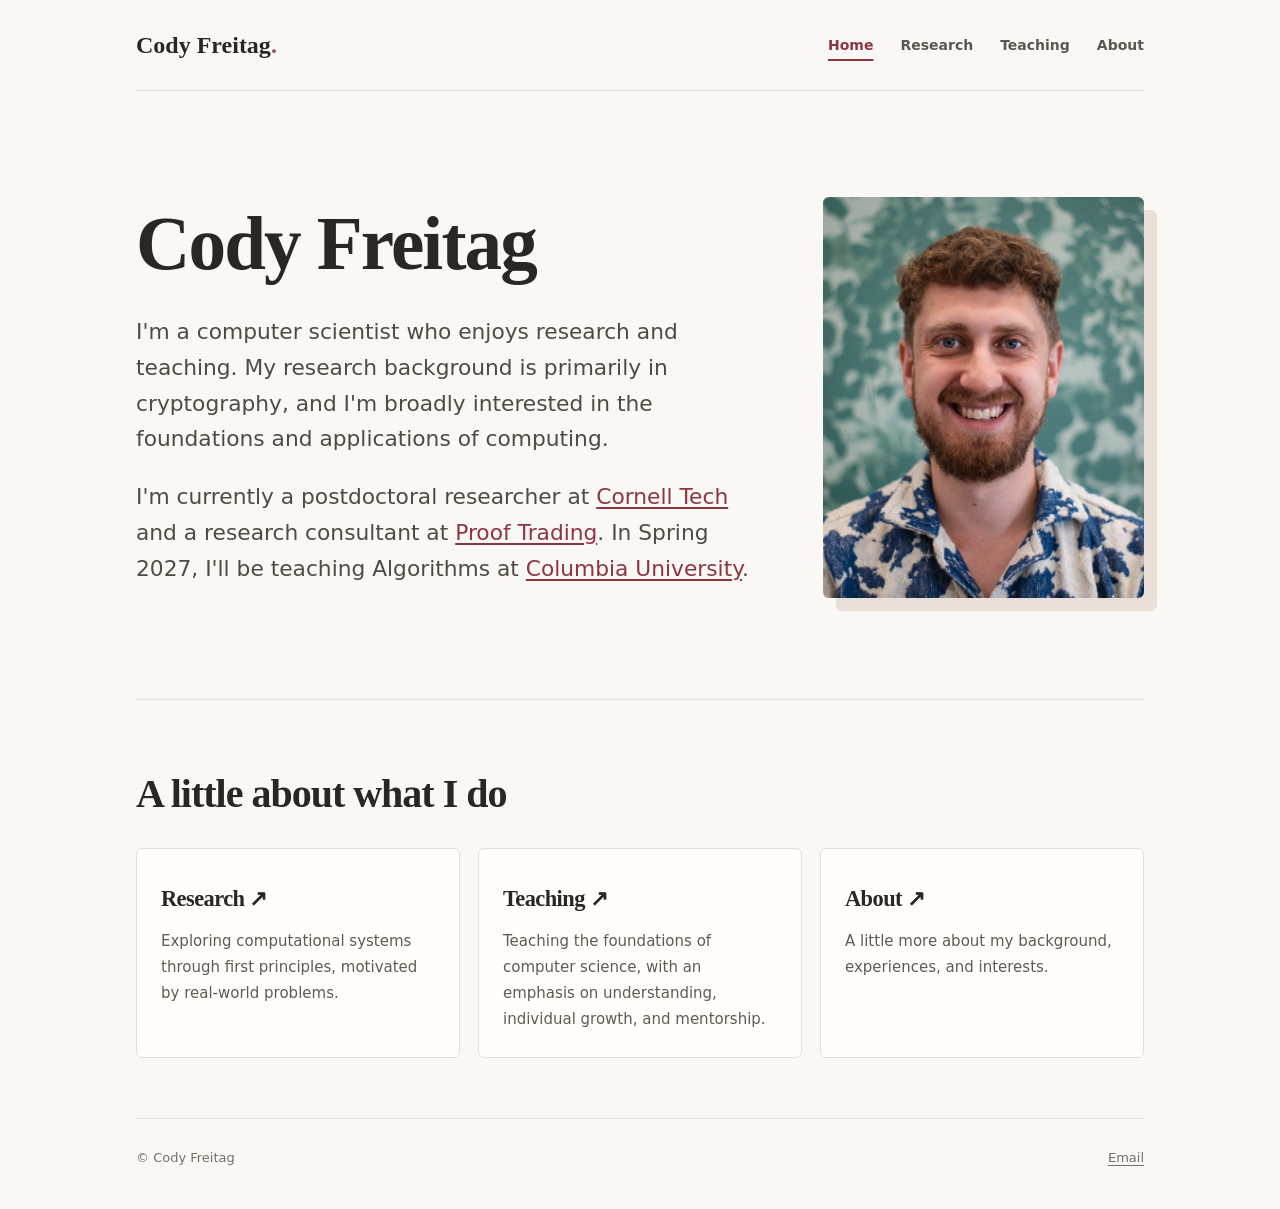
<file: index.html>
<!doctype html>
<html lang="en">
<head>
  <meta charset="utf-8">
  <meta name="viewport" content="width=device-width, initial-scale=1">
  <meta name="description" content="Cody Freitag — computer scientist, researcher, and educator.">
  <title>Home | Cody Freitag</title>
  <link rel="stylesheet" href="style.css">
</head>
<body>
  <div class="site">
    <header class="topbar">
      <a class="brand" href="index.html">Cody Freitag<span class="brand-dot">.</span></a>
      <nav aria-label="Main navigation">
        <a href="index.html" aria-current="page">Home</a>
        <a href="research.html">Research</a>
        <a href="teaching.html">Teaching</a>
        <a href="about.html">About</a>
      </nav>
    </header>

    <main id="main">
      <section class="hero" aria-labelledby="intro-heading">
        <div class="hero-copy">
          <h1 id="intro-heading">Cody Freitag</h1>
          <p class="lead">I'm a computer scientist who enjoys research and teaching. My research background is primarily in cryptography, and I'm broadly interested in the foundations and applications of computing.</p>
          <p class="lead">I'm currently a postdoctoral researcher at <a href="https://tech.cornell.edu/">Cornell Tech</a> and a research consultant at <a href="https://www.prooftrading.com/">Proof Trading</a>. In Spring 2027, I'll be teaching Algorithms at <a href="https://www.cs.columbia.edu/">Columbia University</a>.</p>
        </div>
        <img class="portrait" src="headshot.jpg" alt="Portrait of Cody Freitag" width="280" height="330">
      </section>

      <section class="section" aria-labelledby="overview-heading">
        <div class="section-heading">
          <h2 id="overview-heading">A little about what I do</h2>
        </div>
        <div class="feature-grid">
          <a class="feature" href="research.html">
            <h3>Research <span aria-hidden="true">↗</span></h3>
            <p>Exploring computational systems through first principles, motivated by real-world problems.</p>
          </a>
          <a class="feature" href="teaching.html">
            <h3>Teaching <span aria-hidden="true">↗</span></h3>
            <p>Teaching the foundations of computer science, with an emphasis on understanding, individual growth, and mentorship.</p>
          </a>
          <a class="feature" href="about.html">
            <h3>About <span aria-hidden="true">↗</span></h3>
            <p>A little more about my background, experiences, and interests.</p>
          </a>
        </div>
      </section>
    </main>

    <footer>
      <span>© Cody Freitag</span>
      <span><a href="mailto:codyrfreitag@gmail.com">Email</a></span>
    </footer>
  </div>
</body>
</html>
</file>
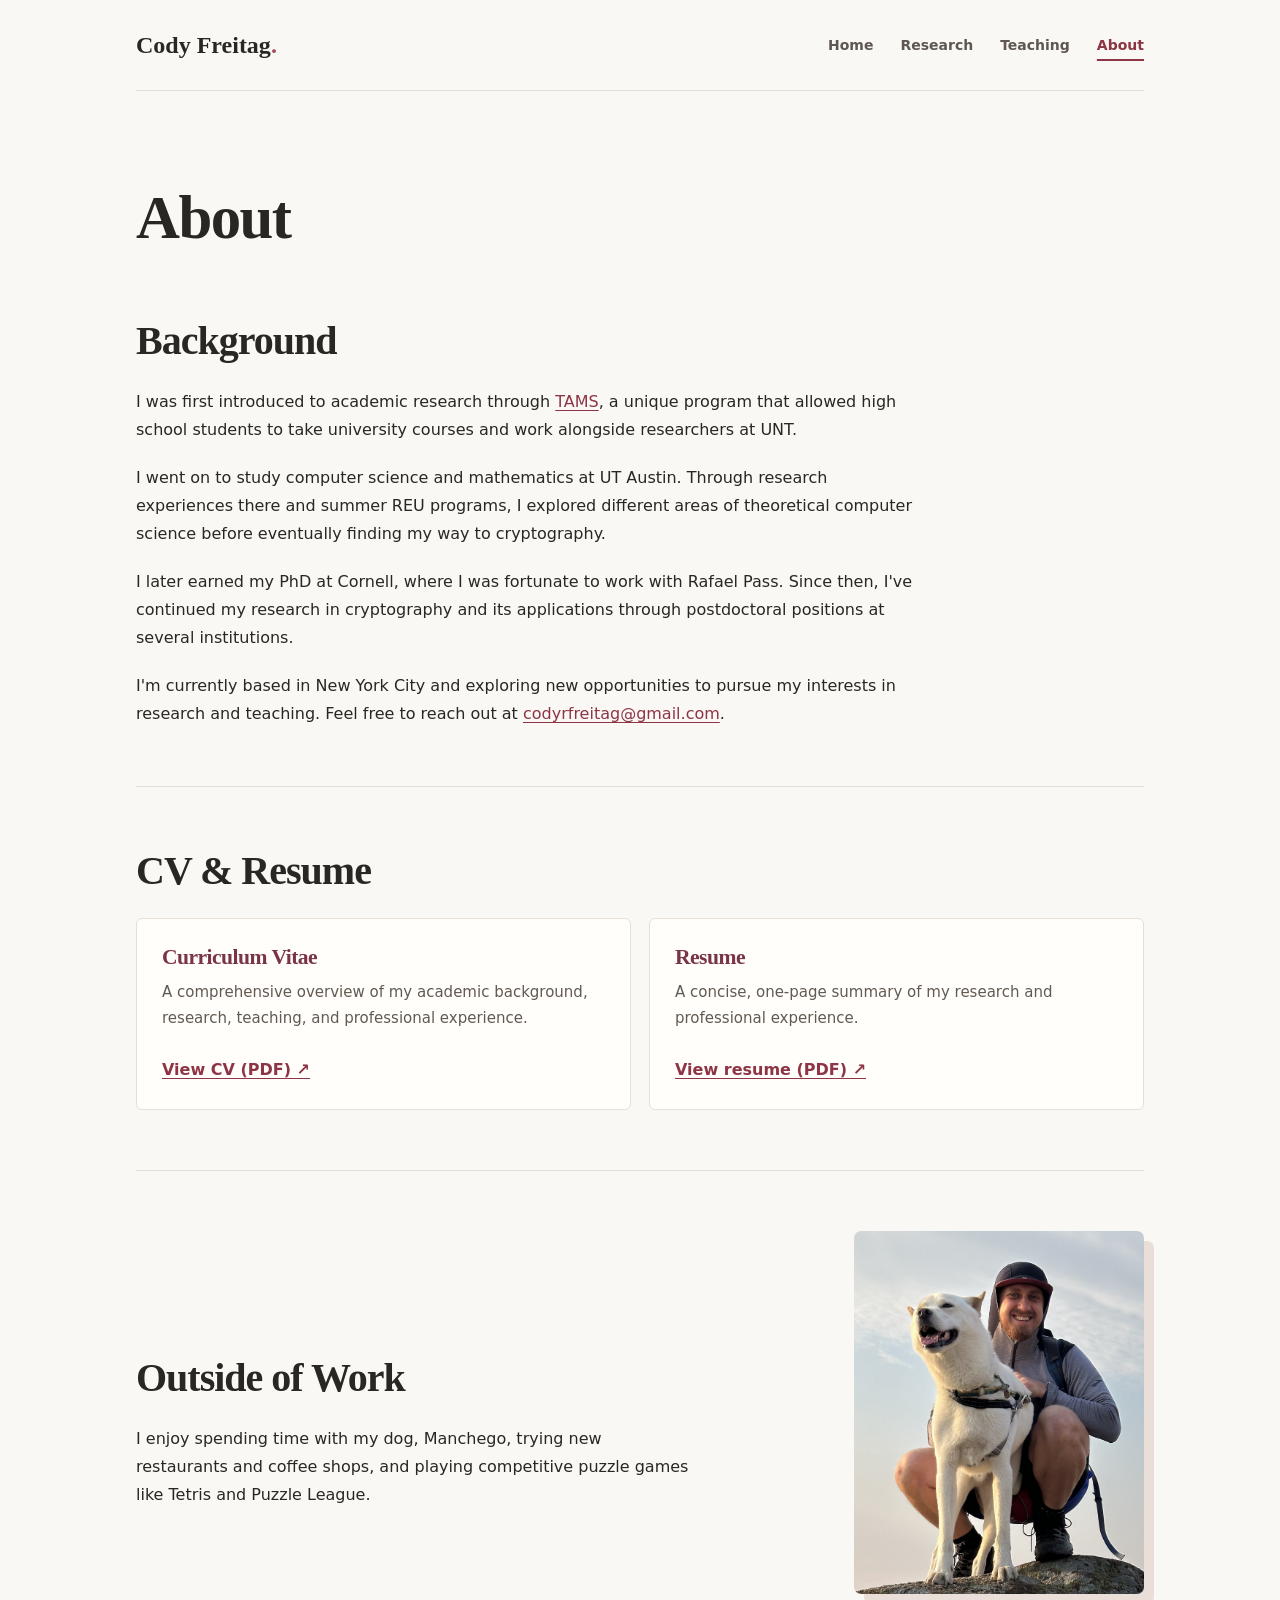
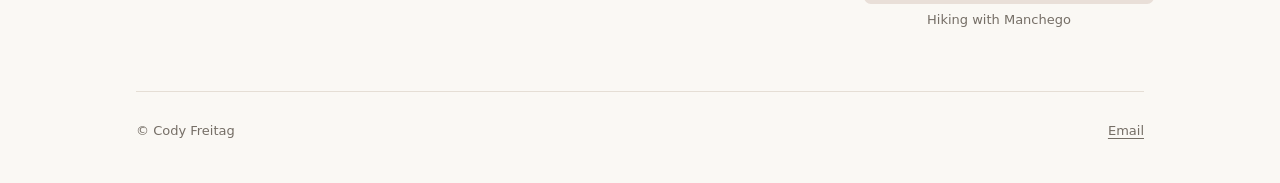
<file: about.html>
<!doctype html>
<html lang="en">
<head>
<meta charset="utf-8">
<meta name="viewport" content="width=device-width, initial-scale=1">
<meta name="description" content="Background and interests of Cody Freitag, computer scientist and educator.">
<title>About | Cody Freitag</title>
<link rel="stylesheet" href="style.css">
<style>
.about-intro{padding-bottom:38px}.about-background{max-width:790px;padding-bottom:58px}.about-background p{margin:0 0 20px}.about-background p:last-child{margin-bottom:0}
.outside-layout{display:grid;grid-template-columns:minmax(0,1fr) 290px;gap:52px;align-items:center}.outside-copy{max-width:560px}.outside-copy p{margin:0}.dog-photo{margin:0}.dog-photo img{display:block;width:100%;height:auto;aspect-ratio:4/5;object-fit:cover;object-position:center 38%;border-radius:7px;box-shadow:10px 10px 0 #e9dfd8}.dog-photo figcaption{text-align:center;color:#756e66;font-size:13px;margin-top:15px}
.doc-grid{display:grid;grid-template-columns:repeat(2,minmax(0,1fr));gap:18px}.doc-card{background:#fffefa;border:1px solid #e7dfd5;border-radius:6px;padding:25px}.doc-card h3{margin:0 0 9px;color:#793447}.doc-card p{font-size:15px;color:#625a52;margin:0 0 14px}.doc-status{font-size:12px;color:#80776e;font-weight:600;letter-spacing:.025em}
@media(max-width:760px){.outside-layout{grid-template-columns:1fr;gap:26px}.dog-photo{max-width:330px}.doc-grid{grid-template-columns:1fr}.about-background{padding-bottom:40px}}
</style>
</head>
<body>
<div class="site">
<header class="topbar">
<a class="brand" href="index.html">Cody Freitag<span class="brand-dot">.</span></a>
<nav aria-label="Main navigation">
<a href="index.html">Home</a>
<a href="research.html">Research</a>
<a href="teaching.html">Teaching</a>
<a href="about.html" aria-current="page">About</a>
</nav>
</header>
<main id="main">
<section class="page-intro about-intro"><h1>About</h1></section>
<section class="about-background" aria-labelledby="background-heading">
<h2 id="background-heading">Background</h2>
<p>I was first introduced to academic research through <a href="https://tams.unt.edu/">TAMS</a>, a unique program that allowed high school students to take university courses and work alongside researchers at UNT.</p>
<p>I went on to study computer science and mathematics at UT Austin. Through research experiences there and summer REU programs, I explored different areas of theoretical computer science before eventually finding my way to cryptography.</p>
<p>I later earned my PhD at Cornell, where I was fortunate to work with Rafael Pass. Since then, I've continued my research in cryptography and its applications through postdoctoral positions at several institutions.</p>
<p>I'm currently based in New York City and exploring new opportunities to pursue my interests in research and teaching. Feel free to reach out at <a href="mailto:codyrfreitag@gmail.com">codyrfreitag@gmail.com</a>.</p>
</section>
<section class="section" aria-labelledby="documents-heading">
<h2 id="documents-heading">CV &amp; Resume</h2>
<div class="doc-grid">
<div class="doc-card"><h3>Curriculum Vitae</h3><p>A comprehensive overview of my academic background, research, teaching, and professional experience.</p><a class="doc-download" href="CV.pdf" aria-label="Open curriculum vitae PDF" target="_blank">View CV (PDF) ↗</a></div>
<div class="doc-card"><h3>Resume</h3><p>A concise, one-page summary of my research and professional experience.</p><a class="doc-download" href="Resume.pdf" aria-label="Open resume PDF" target="_blank">View resume (PDF) ↗</a></div>
</div>
</section>
<section class="section" aria-labelledby="outside-heading">
<div class="outside-layout">
<div class="outside-copy"><h2 id="outside-heading">Outside of Work</h2><p>I enjoy spending time with my dog, Manchego, trying new restaurants and coffee shops, and playing competitive puzzle games like Tetris and Puzzle League.</p></div>
<figure class="dog-photo"><img src="manchego-hike.jpg" alt="Cody and his dog Manchego together on a rocky summit during a hike" width="1064" height="1421"><figcaption>Hiking with Manchego</figcaption></figure>
</div>
</section>

</main>
<footer><span>© Cody Freitag</span><span><a href="mailto:codyrfreitag@gmail.com">Email</a></span></footer>
</div>
</body>
</html>
</file>
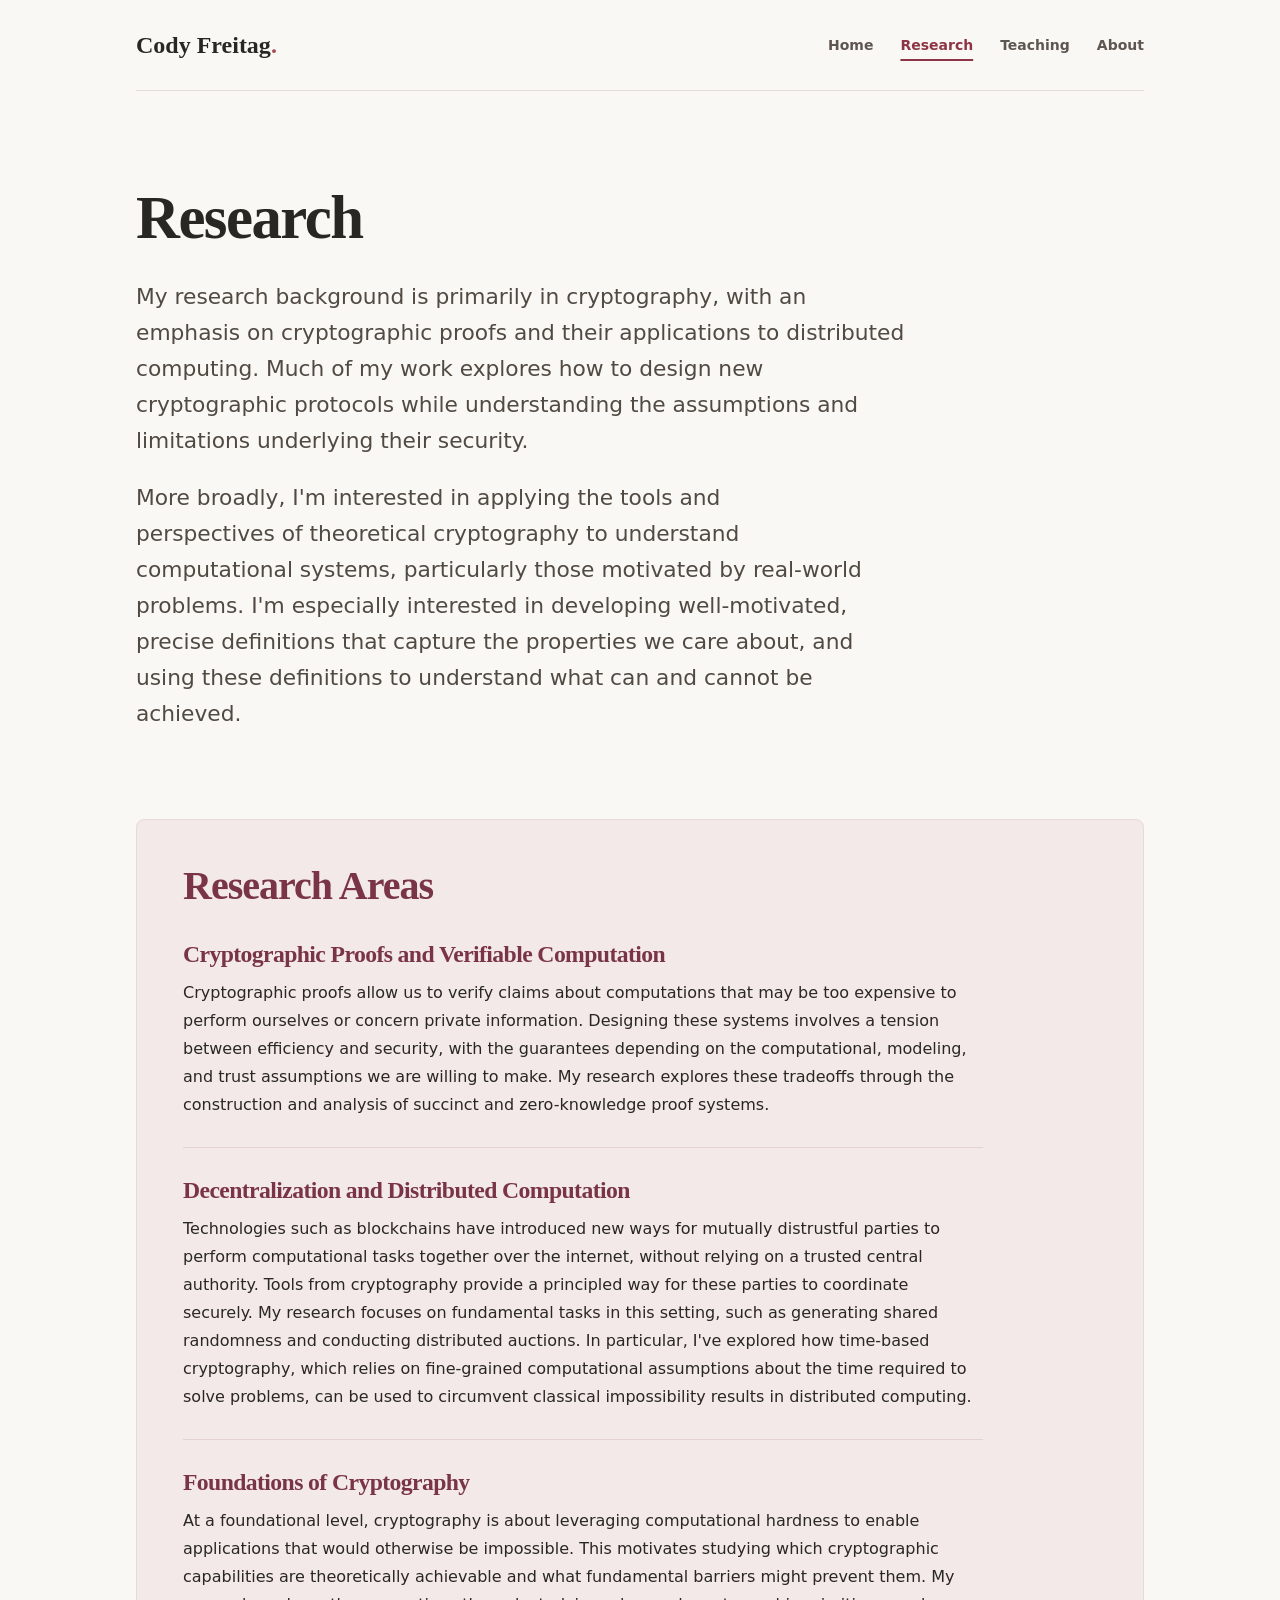
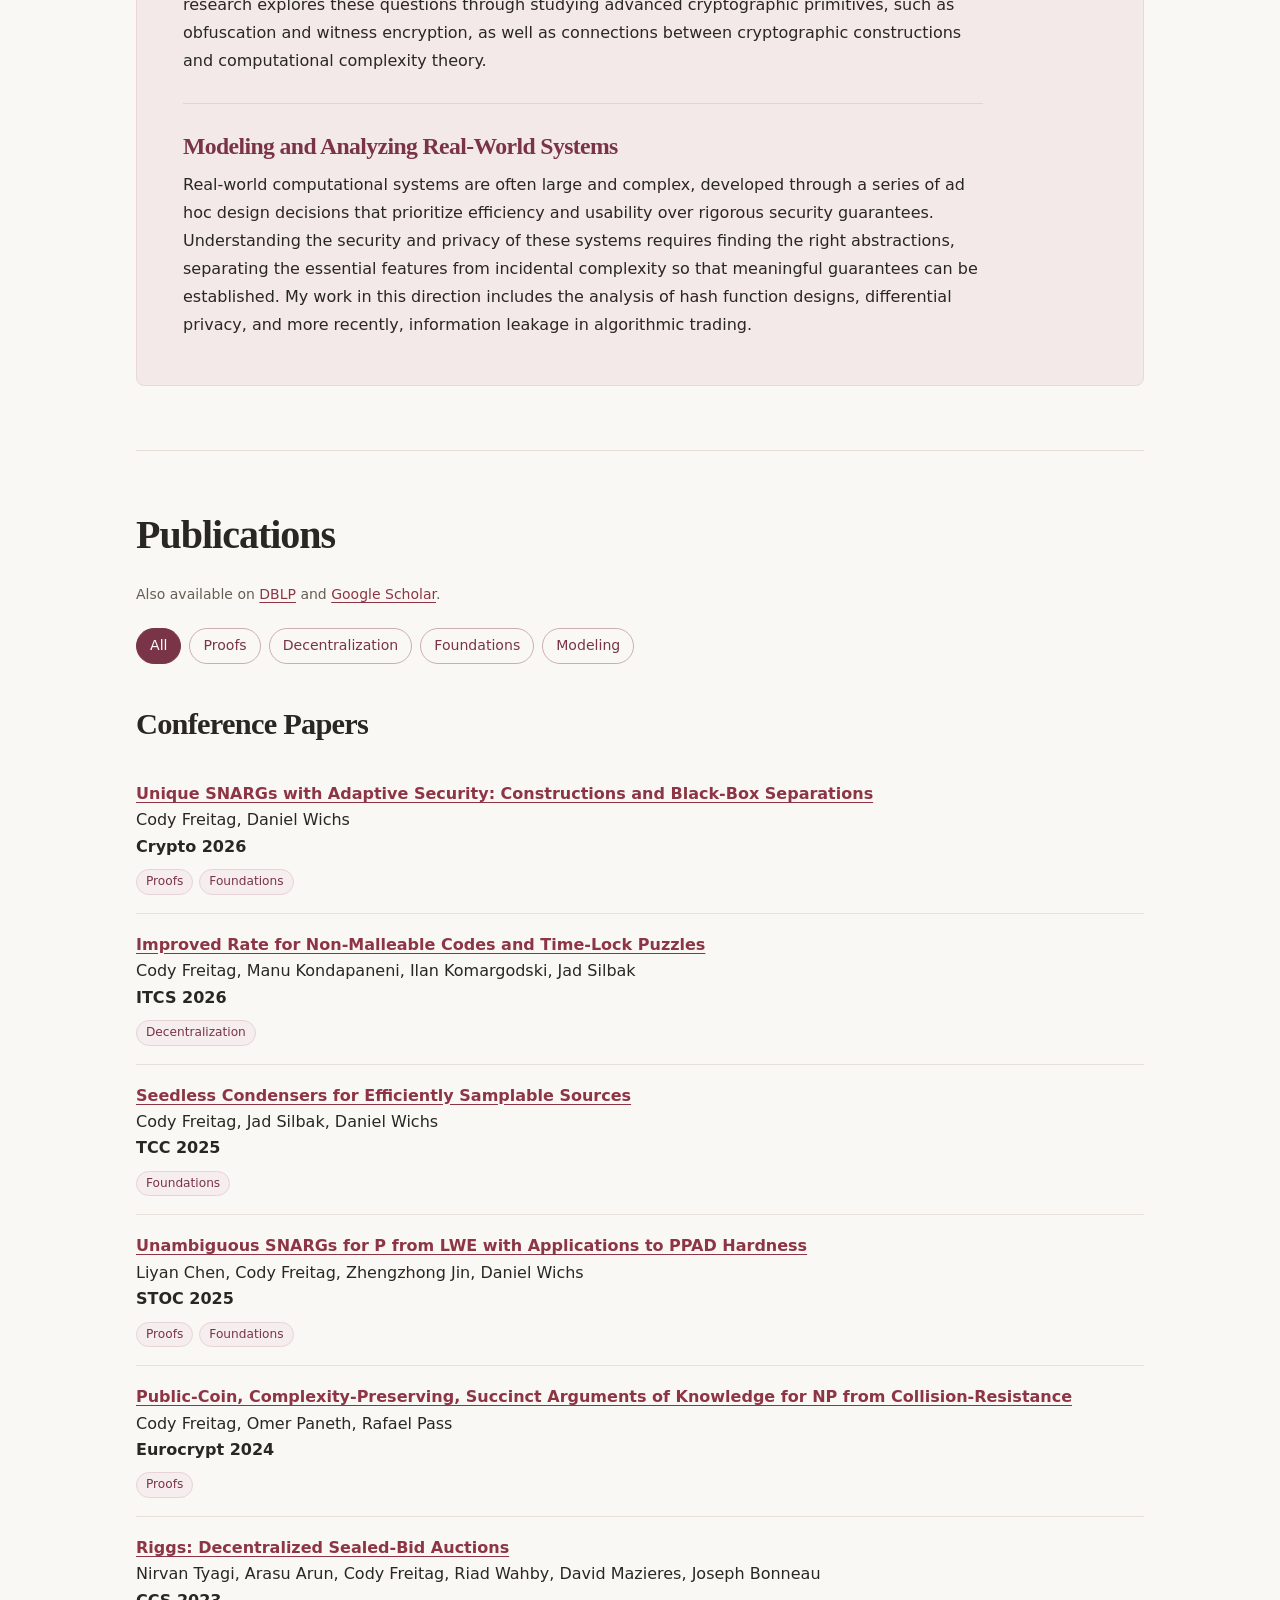
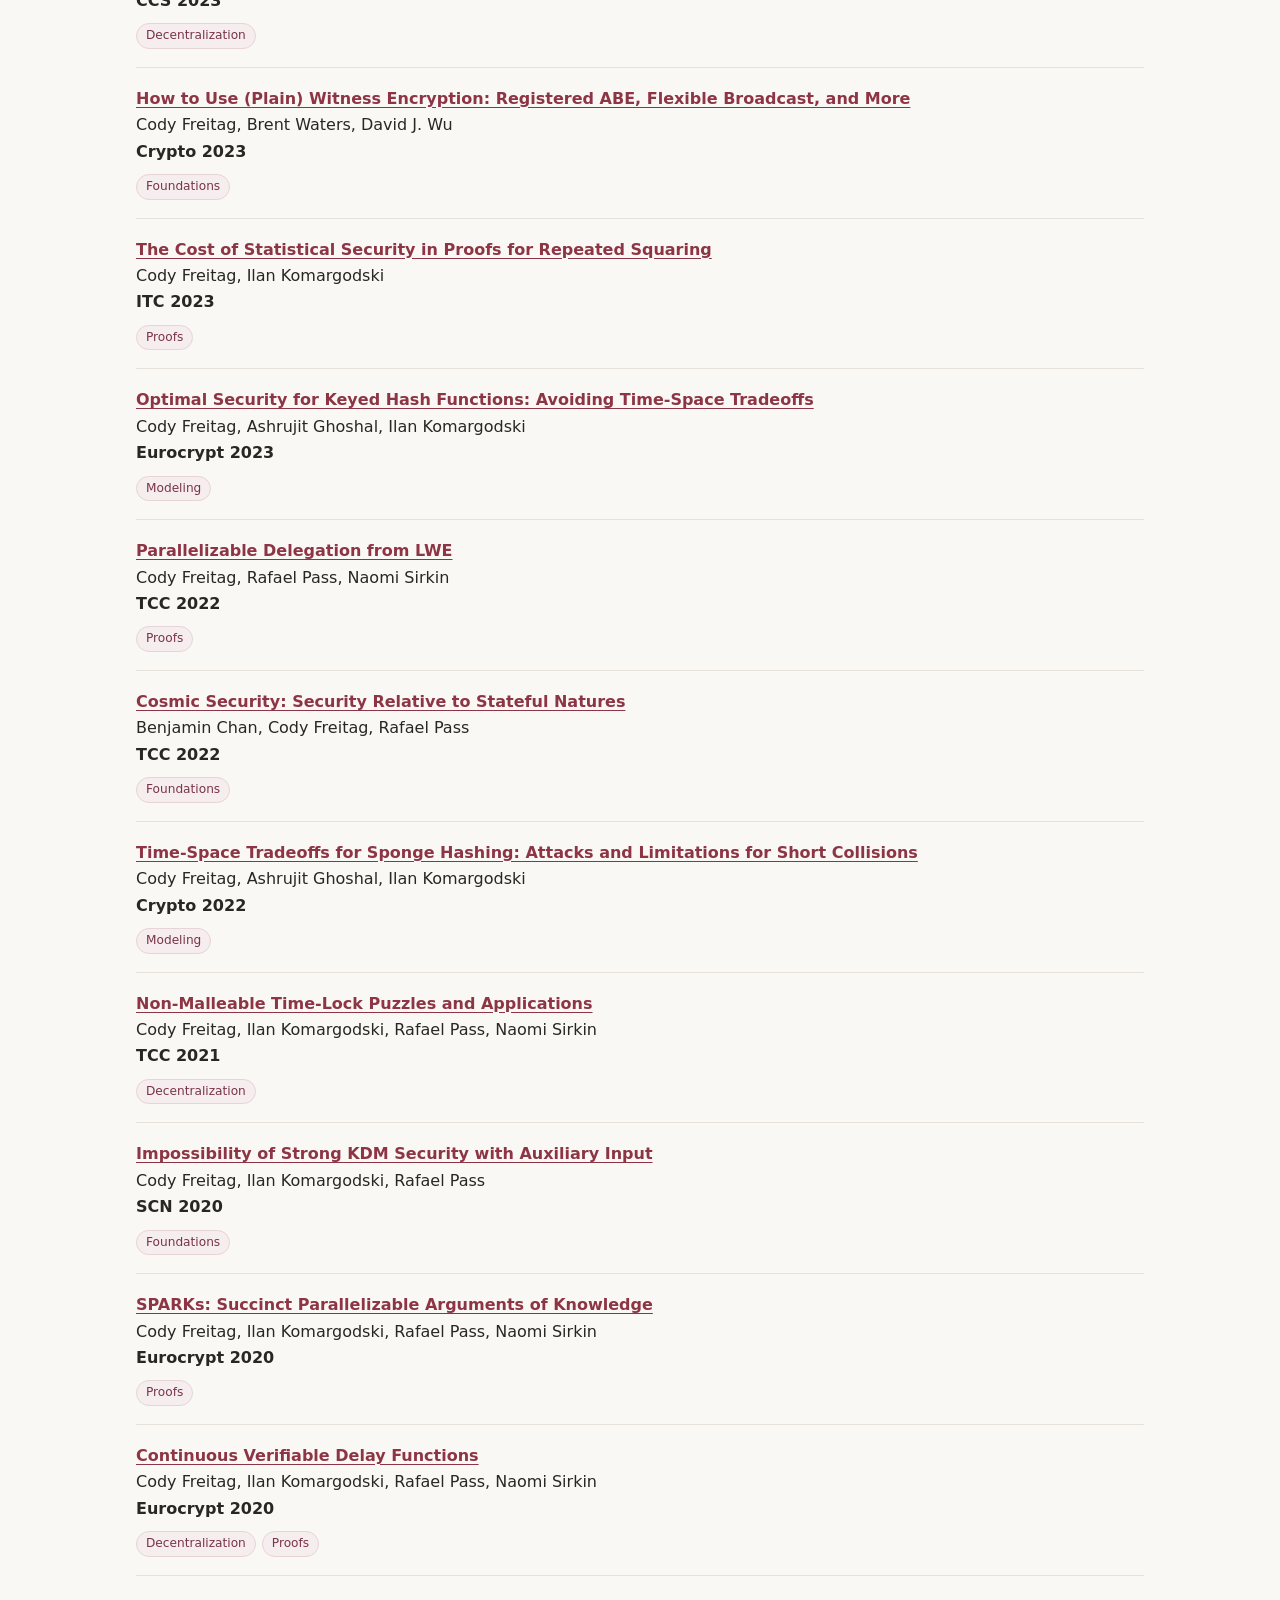
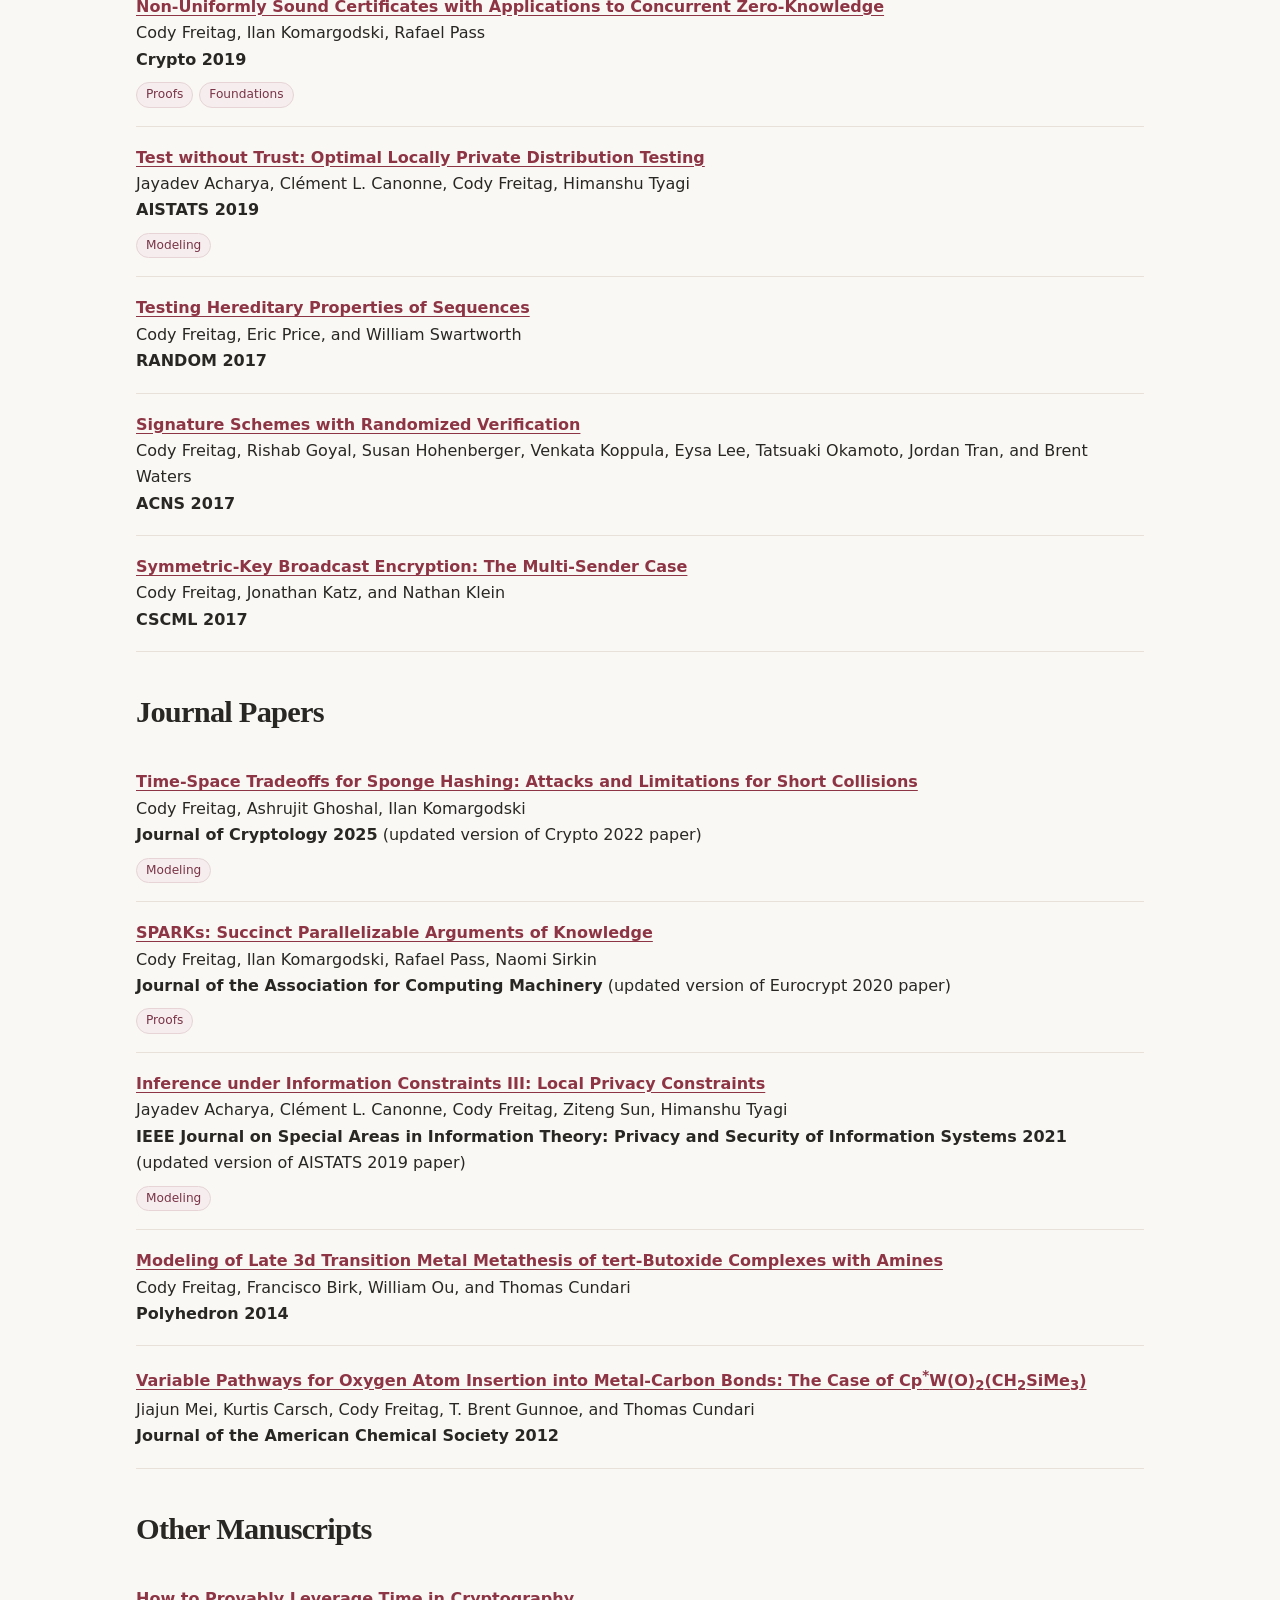
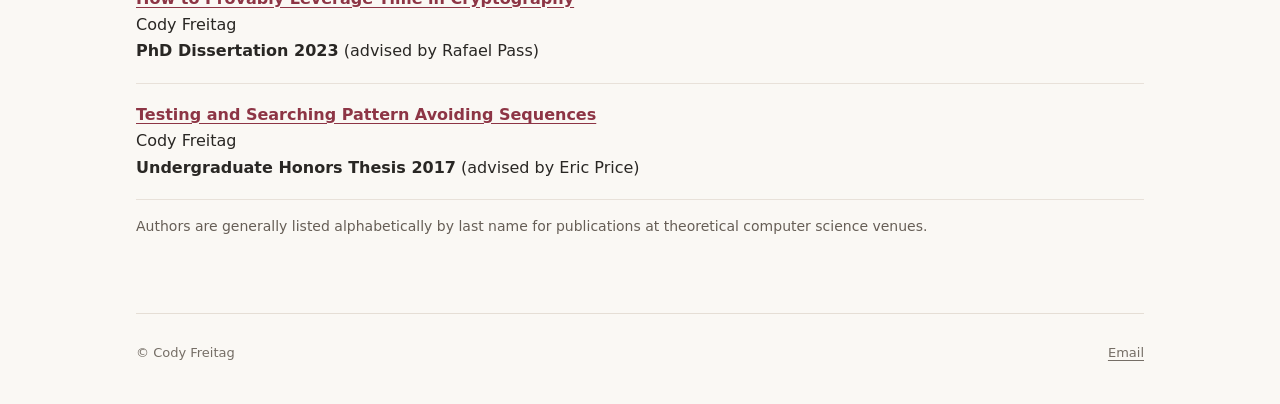
<file: research.html>
<!DOCTYPE html>

<html lang="en">
<head>
<meta charset="utf-8"/>
<meta content="width=device-width, initial-scale=1" name="viewport"/>
<meta content="Research by Cody Freitag in cryptography, distributed computing, and computational systems." name="description"/>
<title>Research | Cody Freitag</title>
<link href="style.css" rel="stylesheet"/>
<style>
    /* Research-page-only spacing; the shared site styling remains unchanged. */
    /* A single, softly tinted panel separates the research themes from the long publication list. */
    .research-areas {
      max-width:none;
      background:#f3e9e8;
      border:1px solid #ead8d8;
      border-top:1px solid #ead8d8;
      border-radius:8px;
      padding:42px 46px 46px;
      margin-bottom:64px;
    }
    .research-areas h2 {color:#793447;margin-bottom:30px}
    .research-area {max-width:800px;margin:0 0 28px;padding-bottom:28px;border-bottom:1px solid #e4d3d2}
    .research-area:last-child {margin-bottom:0;padding-bottom:0;border-bottom:0}
    .research-area h3 {font-size:1.48rem;margin:0 0 10px;color:#793447}
    .research-area p {margin:0}
    .research-links {font-size:14px;color:#665e56;margin:0 0 22px}
    .pub-list li {padding:18px 0}
    @media (max-width:760px) {
      .research-areas {padding:28px 23px 32px;margin-bottom:38px}
      .research-area {margin-bottom:24px;padding-bottom:24px}
    }
  
    /* Understated research-area labels for publications. */
    .pub-tags {display:flex;flex-wrap:wrap;gap:6px;margin-top:9px}
    .pub-tag {display:inline-block;padding:3px 9px;border:1px solid #e6d4d6;border-radius:999px;background:#f6edef;color:#793447;font-size:0.76rem;line-height:1.45;font-weight:500}

    /* Publication filters: hidden until JavaScript enables them. */
    .pub-filters[hidden] {display:none}
    .pub-filters {display:flex;flex-wrap:wrap;gap:8px;margin:0 0 30px}
    .pub-filter {font:inherit;font-size:.88rem;line-height:1.4;cursor:pointer;
      padding:7px 13px;border-radius:999px;border:1px solid #cbaeb5;
      background:transparent;color:#793447;transition:background-color .15s ease}
    .pub-filter:hover {background:#f3e9e8}
    .pub-filter[aria-pressed="true"] {background:#793447;border-color:#793447;color:#fff}
    .pub-filter:focus-visible {outline:2px solid #793447;outline-offset:3px}
    .pub-list li[hidden], .pub-heading[hidden], .pub-list[hidden] {display:none}
</style>
</head>
<body>
<div class="site">
<header class="topbar">
<a class="brand" href="index.html">Cody Freitag<span class="brand-dot">.</span></a>
<nav aria-label="Main navigation">
<a href="index.html">Home</a>
<a aria-current="page" href="research.html">Research</a>
<a href="teaching.html">Teaching</a>
<a href="about.html">About</a>
</nav>
</header>
<main id="main">
<section aria-labelledby="research-heading" class="page-intro">
<h1 id="research-heading">Research</h1>
<p class="lead">My research background is primarily in cryptography, with an emphasis on cryptographic proofs and their applications to distributed computing. Much of my work explores how to design new cryptographic protocols while understanding the assumptions and limitations underlying their security.</p>
<p class="lead">More broadly, I'm interested in applying the tools and perspectives of theoretical cryptography to understand computational systems, particularly those motivated by real-world problems. I'm especially interested in developing well-motivated, precise definitions that capture the properties we care about, and using these definitions to understand what can and cannot be achieved.</p>
</section>
<section aria-labelledby="areas-heading" class="section research-areas">
<h2 id="areas-heading">Research Areas</h2>
<div class="research-area"><h3>Cryptographic Proofs and Verifiable Computation</h3><p>Cryptographic proofs allow us to verify claims about computations that may be too expensive to perform ourselves or concern private information. Designing these systems involves a tension between efficiency and security, with the guarantees depending on the computational, modeling, and trust assumptions we are willing to make. My research explores these tradeoffs through the construction and analysis of succinct and zero-knowledge proof systems.</p></div>
<div class="research-area"><h3>Decentralization and Distributed Computation</h3><p>Technologies such as blockchains have introduced new ways for mutually distrustful parties to perform computational tasks together over the internet, without relying on a trusted central authority. Tools from cryptography provide a principled way for these parties to coordinate securely. My research focuses on fundamental tasks in this setting, such as generating shared randomness and conducting distributed auctions. In particular, I've explored how time-based cryptography, which relies on fine-grained computational assumptions about the time required to solve problems, can be used to circumvent classical impossibility results in distributed computing.</p></div>
<div class="research-area"><h3>Foundations of Cryptography</h3><p>At a foundational level, cryptography is about leveraging computational hardness to enable applications that would otherwise be impossible. This motivates studying which cryptographic capabilities are theoretically achievable and what fundamental barriers might prevent them. My research explores these questions through studying advanced cryptographic primitives, such as obfuscation and witness encryption, as well as connections between cryptographic constructions and computational complexity theory.</p></div>
<div class="research-area"><h3>Modeling and Analyzing Real-World Systems</h3><p>Real-world computational systems are often large and complex, developed through a series of ad hoc design decisions that prioritize efficiency and usability over rigorous security guarantees. Understanding the security and privacy of these systems requires finding the right abstractions, separating the essential features from incidental complexity so that meaningful guarantees can be established. My work in this direction includes the analysis of hash function designs, differential privacy, and more recently, information leakage in algorithmic trading.</p></div>
</section>
<section aria-labelledby="publications-heading" class="section publications">
<h2 id="publications-heading">Publications</h2>
<p class="research-links">Also available on <a href="https://dblp.org/pers/hd/f/Freitag:Cody">DBLP</a> and <a href="https://scholar.google.com/citations?user=uHQNigQAAAAJ&amp;hl=en">Google Scholar</a>.</p><div aria-label="Filter publications by research area" class="pub-filters" hidden="" role="group"><button aria-pressed="true" class="pub-filter" data-filter="all" type="button">All</button><button aria-pressed="false" class="pub-filter" data-filter="proofs" type="button">Proofs</button><button aria-pressed="false" class="pub-filter" data-filter="decentralization" type="button">Decentralization</button><button aria-pressed="false" class="pub-filter" data-filter="foundations" type="button">Foundations</button><button aria-pressed="false" class="pub-filter" data-filter="modeling" type="button">Modeling</button></div>
<h2 class="pub-heading">Conference Papers</h2>
<ul class="pub-list">
<li data-areas="proofs foundations">
<b><a href="https://eprint.iacr.org/2026/881" rel="noopener noreferrer" target="_blank">Unique SNARGs with Adaptive Security: Constructions and Black-Box Separations</a></b><br/>
    		Cody Freitag, Daniel Wichs<br/>
<b>Crypto 2026</b>
<div aria-label="Research areas" class="pub-tags"><span class="pub-tag">Proofs</span><span class="pub-tag">Foundations</span></div></li>
<li data-areas="decentralization">
<b><a href="https://eprint.iacr.org/2026/743" rel="noopener noreferrer" target="_blank">Improved Rate for Non-Malleable Codes and Time-Lock Puzzles</a></b><br/>
    		Cody Freitag, Manu Kondapaneni, Ilan Komargodski, Jad Silbak<br/>
<b>ITCS 2026</b>
<div aria-label="Research areas" class="pub-tags"><span class="pub-tag">Decentralization</span></div></li>
<li data-areas="foundations">
<b><a href="https://eprint.iacr.org/2025/1783" rel="noopener noreferrer" target="_blank">Seedless Condensers for Efficiently Samplable Sources</a></b><br/>
    		Cody Freitag, Jad Silbak, Daniel Wichs<br/>
<b>TCC 2025</b>
<div aria-label="Research areas" class="pub-tags"><span class="pub-tag">Foundations</span></div></li>
<li data-areas="proofs foundations">
<b><a href="https://eprint.iacr.org/2025/1913" rel="noopener noreferrer" target="_blank">Unambiguous SNARGs for P from LWE with Applications to PPAD Hardness</a></b><br/>
    		Liyan Chen, Cody Freitag, Zhengzhong Jin, Daniel Wichs<br/>
<b>STOC 2025</b>
<div aria-label="Research areas" class="pub-tags"><span class="pub-tag">Proofs</span><span class="pub-tag">Foundations</span></div></li>
<li data-areas="proofs">
<b><a href="https://link.springer.com/chapter/10.1007/978-3-031-58737-5_5" rel="noopener noreferrer" target="_blank">Public-Coin, Complexity-Preserving, Succinct Arguments of Knowledge for NP from Collision-Resistance</a></b><br/>
    		Cody Freitag, Omer Paneth, Rafael Pass<br/>
<b>Eurocrypt 2024</b>
<div aria-label="Research areas" class="pub-tags"><span class="pub-tag">Proofs</span></div></li>
<li data-areas="decentralization">
<b><a href="https://eprint.iacr.org/2023/1336" rel="noopener noreferrer" target="_blank">
        		Riggs: Decentralized Sealed-Bid Auctions</a></b><br/>
    		Nirvan Tyagi, Arasu Arun, Cody Freitag, Riad Wahby, David Mazieres, Joseph Bonneau<br/>
<b>CCS 2023</b>
<div aria-label="Research areas" class="pub-tags"><span class="pub-tag">Decentralization</span></div></li>
<li data-areas="foundations">
<b><a href="https://eprint.iacr.org/2023/812" rel="noopener noreferrer" target="_blank">
        		How to Use (Plain) Witness Encryption: Registered ABE, Flexible Broadcast, and More</a></b><br/>
    		Cody Freitag, Brent Waters, David J. Wu<br/>
<b>Crypto 2023</b>
<div aria-label="Research areas" class="pub-tags"><span class="pub-tag">Foundations</span></div></li>
<li data-areas="proofs">
<b><a href="https://ePrint.iacr.org/2022/766" rel="noopener noreferrer" target="_blank">
        		The Cost of Statistical Security in Proofs for Repeated Squaring</a></b><br/>
    		Cody Freitag, Ilan Komargodski<br/>
<b>ITC 2023</b>
<div aria-label="Research areas" class="pub-tags"><span class="pub-tag">Proofs</span></div></li>
<li data-areas="modeling">
<b>
<a href="https://eprint.iacr.org/2023/348" rel="noopener noreferrer" target="_blank">
        		Optimal Security for Keyed Hash Functions: Avoiding Time-Space Tradeoffs</a></b><br/>
    		Cody Freitag, Ashrujit Ghoshal, Ilan Komargodski<br/>
<b>Eurocrypt 2023</b>
<div aria-label="Research areas" class="pub-tags"><span class="pub-tag">Modeling</span></div></li>
<li data-areas="proofs">
<b><a href="https://eprint.iacr.org/2022/1025" rel="noopener noreferrer" target="_blank">
        		Parallelizable Delegation from LWE</a></b><br/>
    		Cody Freitag, Rafael Pass, Naomi Sirkin<br/>
<b>TCC 2022</b>
<div aria-label="Research areas" class="pub-tags"><span class="pub-tag">Proofs</span></div></li>
<li data-areas="foundations">
<b><a href="https://ePrint.iacr.org/2022/156" rel="noopener noreferrer" target="_blank">
        		Cosmic Security: Security Relative to Stateful Natures</a></b><br/>
    		Benjamin Chan, Cody Freitag, Rafael Pass<br/>
<b>TCC 2022</b>
<div aria-label="Research areas" class="pub-tags"><span class="pub-tag">Foundations</span></div></li>
<li data-areas="modeling">
<b><a href="https://ePrint.iacr.org/2022/1009" rel="noopener noreferrer" target="_blank">
        		Time-Space Tradeoffs for Sponge Hashing: Attacks and Limitations
for Short Collisions</a></b><br/>
    		Cody Freitag, Ashrujit Ghoshal, Ilan Komargodski<br/>
<b>Crypto 2022</b>
<div aria-label="Research areas" class="pub-tags"><span class="pub-tag">Modeling</span></div></li>
<li data-areas="decentralization">
<b><a href="https://ePrint.iacr.org/2020/779" rel="noopener noreferrer" target="_blank">
        		Non-Malleable Time-Lock Puzzles and Applications</a></b><br/>
    		Cody Freitag, Ilan Komargodski, Rafael Pass, Naomi Sirkin<br/>
<b>TCC 2021</b>
<div aria-label="Research areas" class="pub-tags"><span class="pub-tag">Decentralization</span></div></li>
<li data-areas="foundations">
<b><a href="https://ePrint.iacr.org/2019/293" rel="noopener noreferrer" target="_blank">
        		Impossibility of Strong KDM Security with Auxiliary Input</a></b>
<br/>
    		Cody Freitag, Ilan Komargodski, Rafael Pass<br/>
<b>SCN 2020</b>
<div aria-label="Research areas" class="pub-tags"><span class="pub-tag">Foundations</span></div></li>
<li data-areas="proofs">
<b><a href="https://ePrint.iacr.org/2020/994" rel="noopener noreferrer" target="_blank">
        		SPARKs: Succinct Parallelizable Arguments of Knowledge</a></b>
<br/>
    		Cody Freitag, Ilan Komargodski, Rafael Pass, Naomi Sirkin<br/>
<b>Eurocrypt 2020</b>
<div aria-label="Research areas" class="pub-tags"><span class="pub-tag">Proofs</span></div></li>
<li data-areas="decentralization proofs">
<b><a href="https://ePrint.iacr.org/2019/619" rel="noopener noreferrer" target="_blank">
        		Continuous Verifiable Delay Functions</a></b>
<br/>
    		Cody Freitag, Ilan Komargodski, Rafael Pass, Naomi Sirkin<br/>
<b>Eurocrypt 2020</b>
<div aria-label="Research areas" class="pub-tags"><span class="pub-tag">Decentralization</span><span class="pub-tag">Proofs</span></div></li>
<li data-areas="proofs foundations">
<b><a href="https://ePrint.iacr.org/2019/631" rel="noopener noreferrer" target="_blank">
        		Non-Uniformly Sound Certificates with Applications to Concurrent Zero-Knowledge</a></b><br/>
    		Cody Freitag, Ilan Komargodski, Rafael Pass<br/>
<b>Crypto 2019</b>
<div aria-label="Research areas" class="pub-tags"><span class="pub-tag">Proofs</span><span class="pub-tag">Foundations</span></div></li>
<li data-areas="modeling">
<b><a href="https://arxiv.org/abs/1808.02174" rel="noopener noreferrer" target="_blank">
        		Test without Trust: Optimal Locally Private Distribution Testing</a></b><br/>
    		Jayadev Acharya, Clément L. Canonne, Cody Freitag, Himanshu Tyagi<br/>
<b>AISTATS 2019</b>
<div aria-label="Research areas" class="pub-tags"><span class="pub-tag">Modeling</span></div></li>
<li data-areas="">
<b><a href="http://www.cs.utexas.edu/~ecprice/papers/hereditary-properties.pdf" rel="noopener noreferrer" target="_blank">
        		Testing Hereditary Properties of Sequences</a></b><br/>
    		Cody Freitag, Eric Price, and William Swartworth<br/>
<b>RANDOM 2017</b>
</li>
<li data-areas="">
<b><a href="https://link.springer.com/chapter/10.1007%2F978-3-319-61204-1_19" rel="noopener noreferrer" target="_blank">
        		Signature Schemes with Randomized Verification</a></b><br/>
    		Cody Freitag, Rishab Goyal, Susan Hohenberger, Venkata Koppula, Eysa Lee, Tatsuaki Okamoto, Jordan Tran, and Brent Waters<br/>
<b>ACNS 2017</b>
</li>
<li data-areas="">
<b><a href="https://www.cs.umd.edu/~jkatz/papers/multi-sender-BE.pdf" rel="noopener noreferrer" target="_blank">
        		Symmetric-Key Broadcast Encryption: The Multi-Sender Case</a></b><br/>
    		Cody Freitag, Jonathan Katz, and Nathan Klein<br/>
<b>CSCML 2017</b>
</li>
</ul>
<h2 class="pub-heading">Journal Papers</h2>
<ul class="pub-list">
<li data-areas="modeling">
<b><a href="https://ePrint.iacr.org/2022/1009" rel="noopener noreferrer" target="_blank">
        		Time-Space Tradeoffs for Sponge Hashing: Attacks and Limitations
for Short Collisions</a></b><br/>
    		Cody Freitag, Ashrujit Ghoshal, Ilan Komargodski<br/>
<b>Journal of Cryptology 2025</b> (updated version of Crypto 2022 paper)
    	<div aria-label="Research areas" class="pub-tags"><span class="pub-tag">Modeling</span></div></li>
<li data-areas="proofs">
<b><a href="https://dl.acm.org/doi/10.1145/3549523" rel="noopener noreferrer" target="_blank">
        		SPARKs: Succinct Parallelizable Arguments of Knowledge</a></b>
<br/>
    		Cody Freitag, Ilan Komargodski, Rafael Pass, Naomi Sirkin<br/>
<b>Journal of the Association for Computing Machinery</b> (updated version of Eurocrypt 2020 paper)
    	<div aria-label="Research areas" class="pub-tags"><span class="pub-tag">Proofs</span></div></li>
<li data-areas="modeling">
<b><a href="https://ieeexplore.ieee.org/document/9333586" rel="noopener noreferrer" target="_blank">
        		Inference under Information Constraints III: Local Privacy Constraints</a></b><br/>
    		Jayadev Acharya, Clément L. Canonne, Cody Freitag, Ziteng Sun, Himanshu Tyagi<br/>
<b>IEEE Journal on Special Areas in Information Theory: Privacy and Security of Information Systems 2021</b> (updated version of AISTATS 2019 paper)
    	<div aria-label="Research areas" class="pub-tags"><span class="pub-tag">Modeling</span></div></li>
<li data-areas="">
<b><a href="http://www.sciencedirect.com/science/article/pii/S0277538714001077" rel="noopener noreferrer" target="_blank">
        		Modeling of Late 3d Transition Metal Metathesis of <b>tert</b>-Butoxide Complexes with Amines</a></b><br/>
    		Cody Freitag, Francisco Birk, William Ou, and Thomas Cundari<br/>
<b>Polyhedron 2014</b>
</li>
<li data-areas="">
<b><a href="http://pubs.acs.org/doi/abs/10.1021/ja309755g" rel="noopener noreferrer" target="_blank">
        		Variable Pathways for Oxygen Atom Insertion into Metal-Carbon Bonds: The Case of Cp<sup>*</sup>W(O)<sub>2</sub>(CH<sub>2</sub>SiMe<sub>3</sub>)</a></b><br/>
    		Jiajun Mei, Kurtis Carsch, Cody Freitag, T. Brent Gunnoe, and Thomas Cundari<br/>
<b>Journal of the American Chemical Society 2012</b>
</li>
</ul>
<h2 class="pub-heading">Other Manuscripts</h2>
<ul class="pub-list">
<li data-areas="">
<b><a href="https://www.proquest.com/docview/2825739581" rel="noopener noreferrer" target="_blank">
        		How to Provably Leverage Time in Cryptography</a></b><br/>
    		Cody Freitag<br/>
<b>PhD Dissertation 2023</b> (advised by Rafael Pass)
    	</li>
<li data-areas="">
<b><a href="https://pdfs.semanticscholar.org/4fcf/c08d7e81fa76e0162d23d66664c63acfb019.pdf" rel="noopener noreferrer" target="_blank">
        		Testing and Searching Pattern Avoiding Sequences</a></b><br/>
    		Cody Freitag<br/>
<b>Undergraduate Honors Thesis 2017</b> (advised by Eric Price)
    	</li>
</ul>
<p class="muted">Authors are generally listed alphabetically by last name for publications at theoretical computer science venues.</p>
</section>
</main>
<footer><span>© Cody Freitag</span><span><a href="mailto:codyrfreitag@gmail.com">Email</a></span></footer>
</div>
<script>
  (() => {
    const filters = document.querySelector('.pub-filters');
    if (!filters) return;
    const buttons = [...filters.querySelectorAll('[data-filter]')];
    const groups = [...document.querySelectorAll('.publications .pub-list')];
    filters.hidden = false;
    function applyFilter(value) {
      buttons.forEach(button => {
        button.setAttribute('aria-pressed', String(button.dataset.filter === value));
      });
      groups.forEach(list => {
        let visible = 0;
        list.querySelectorAll('li').forEach(item => {
          const tags = (item.dataset.areas || '').split(/\s+/).filter(Boolean);
          const show = value === 'all' || tags.includes(value);
          item.hidden = !show;
          if (show) visible++;
        });
        list.hidden = visible === 0;
        const heading = list.previousElementSibling;
        if (heading && heading.classList.contains('pub-heading')) heading.hidden = visible === 0;
      });
    }
    buttons.forEach(button => button.addEventListener('click', () => applyFilter(button.dataset.filter)));
  })();
</script></body>
</html>
</file>
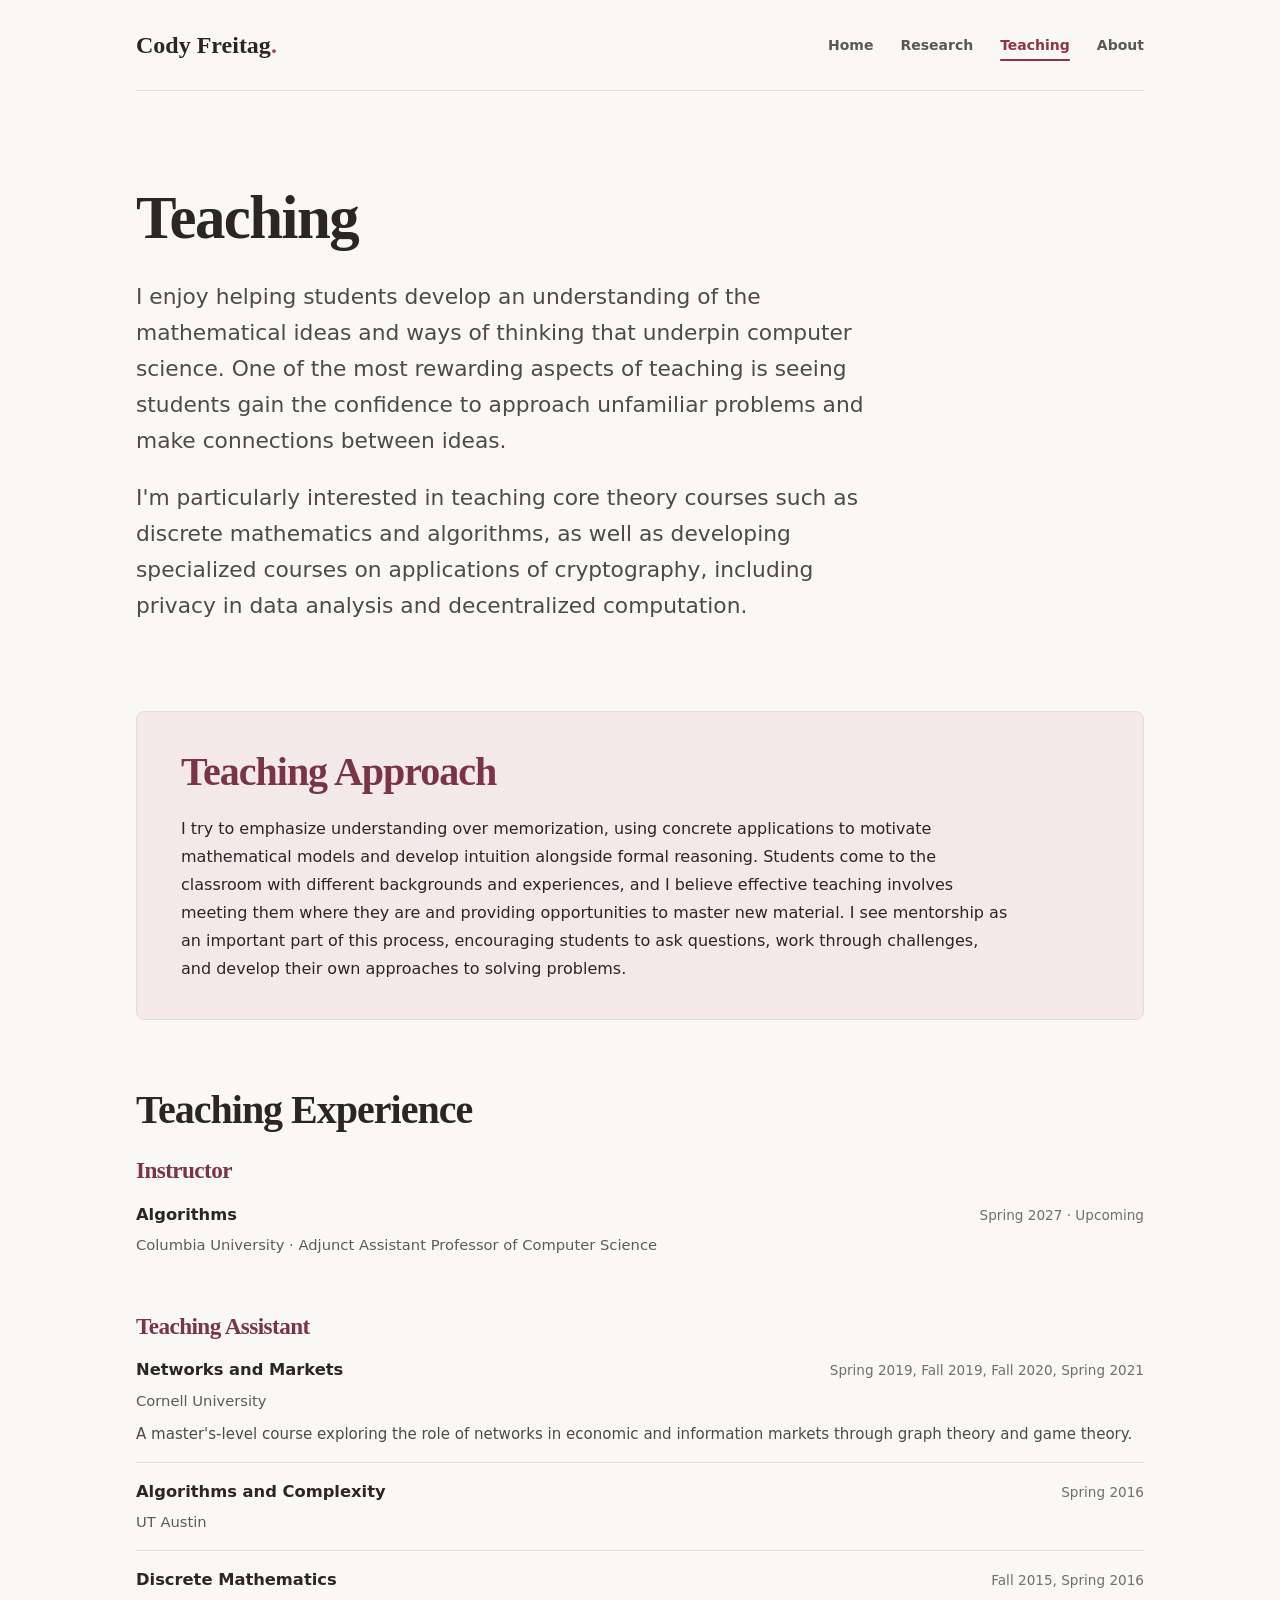
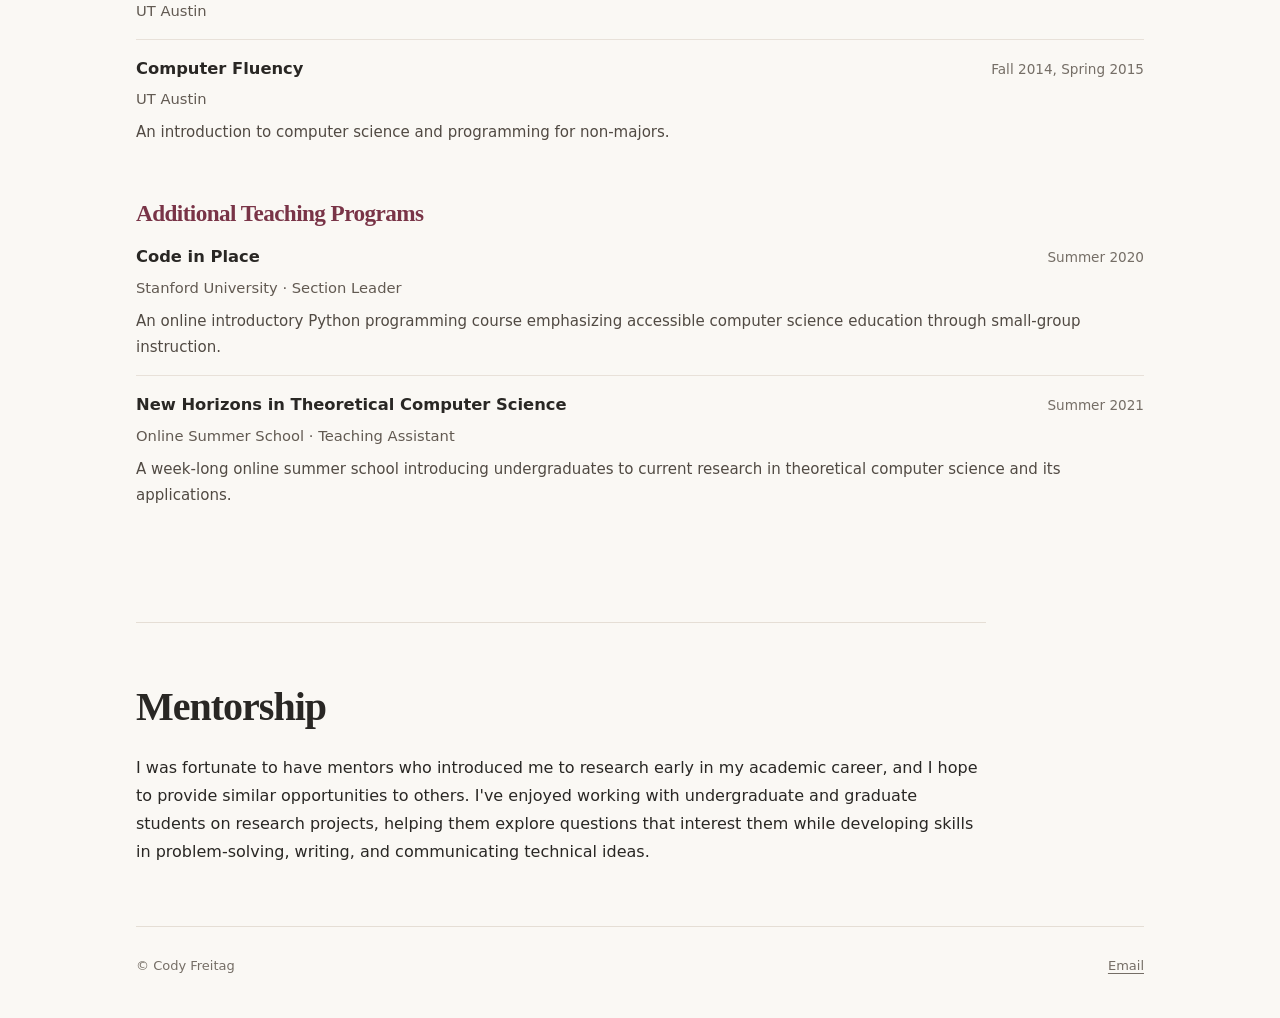
<file: teaching.html>
<!doctype html>
<html lang="en">
<head>
<meta charset="utf-8">
<meta name="viewport" content="width=device-width, initial-scale=1">
<meta name="description" content="Teaching experience, approach, and mentorship of Cody Freitag.">
<title>Teaching | Cody Freitag</title>
<link rel="stylesheet" href="style.css">
<style>
.teaching-approach{background:#f3e9e8;border:1px solid #ead8d8;border-radius:8px;padding:36px 44px;margin-bottom:66px}
.teaching-approach h2{color:#793447;margin-bottom:18px}.teaching-approach p{margin:0;max-width:830px}
.teaching-experience{border-top:0;padding-top:0}.teaching-group{margin:0 0 39px}.teaching-group h3{font-size:1.45rem;color:#793447;margin:0 0 16px}.teaching-entry{padding:15px 0;border-bottom:1px solid #e8e1d9}.teaching-entry:first-of-type{padding-top:0}.teaching-entry:last-child{border-bottom:0}
.teaching-entry-head{display:flex;justify-content:space-between;align-items:baseline;gap:12px;flex-wrap:wrap}.teaching-entry strong{font-size:1.02rem}.teaching-entry .term{font-size:.85rem;color:#756e66}.teaching-entry .institution{font-size:.92rem;color:#625a52;margin:3px 0 0}.teaching-entry .description{font-size:.94rem;margin:7px 0 0;color:#514a43}.teaching-subgroup{margin:0 0 23px}.teaching-subgroup h4{font-size:.82rem;text-transform:uppercase;letter-spacing:.09em;color:#756e66;margin:0 0 14px}
.mentorship{max-width:850px}.mentorship p{margin:0}
@media(max-width:760px){.teaching-approach{padding:26px 24px;margin-bottom:44px}.teaching-group{margin-bottom:31px}.teaching-entry-head{display:block}.teaching-entry .term{display:block;margin-top:2px}}
</style>
</head>
<body>
<div class="site">
<header class="topbar">
<a class="brand" href="index.html">Cody Freitag<span class="brand-dot">.</span></a>
<nav aria-label="Main navigation">
<a href="index.html">Home</a>
<a href="research.html">Research</a>
<a href="teaching.html" aria-current="page">Teaching</a>
<a href="about.html">About</a>
</nav>
</header>
<main id="main">
<section class="page-intro" aria-labelledby="teaching-heading">
<h1 id="teaching-heading">Teaching</h1>
<p class="lead">I enjoy helping students develop an understanding of the mathematical ideas and ways of thinking that underpin computer science. One of the most rewarding aspects of teaching is seeing students gain the confidence to approach unfamiliar problems and make connections between ideas.</p>
<p class="lead">I'm particularly interested in teaching core theory courses such as discrete mathematics and algorithms, as well as developing specialized courses on applications of cryptography, including privacy in data analysis and decentralized computation.</p>
</section>
<section class="teaching-approach" aria-labelledby="approach-heading">
<h2 id="approach-heading">Teaching Approach</h2>
<p>I try to emphasize understanding over memorization, using concrete applications to motivate mathematical models and develop intuition alongside formal reasoning. Students come to the classroom with different backgrounds and experiences, and I believe effective teaching involves meeting them where they are and providing opportunities to master new material. I see mentorship as an important part of this process, encouraging students to ask questions, work through challenges, and develop their own approaches to solving problems.</p>
</section>
<section class="section teaching-experience" aria-labelledby="experience-heading">
<h2 id="experience-heading">Teaching Experience</h2>
<div class="teaching-group">
<h3>Instructor</h3>
<div class="teaching-entry"><div class="teaching-entry-head"><strong>Algorithms</strong><span class="term">Spring 2027 · Upcoming</span></div><p class="institution">Columbia University · Adjunct Assistant Professor of Computer Science</p></div>
</div>
<div class="teaching-group">
<h3>Teaching Assistant</h3>
<div class="teaching-entry"><div class="teaching-entry-head"><strong>Networks and Markets</strong><span class="term">Spring 2019, Fall 2019, Fall 2020, Spring 2021</span></div><p class="institution">Cornell University</p><p class="description">A master's-level course exploring the role of networks in economic and information markets through graph theory and game theory.</p></div>
<div class="teaching-entry"><div class="teaching-entry-head"><strong>Algorithms and Complexity</strong><span class="term">Spring 2016</span></div><p class="institution">UT Austin</p></div>
<div class="teaching-entry"><div class="teaching-entry-head"><strong>Discrete Mathematics</strong><span class="term">Fall 2015, Spring 2016</span></div><p class="institution">UT Austin</p></div>
<div class="teaching-entry"><div class="teaching-entry-head"><strong>Computer Fluency</strong><span class="term">Fall 2014, Spring 2015</span></div><p class="institution">UT Austin</p><p class="description">An introduction to computer science and programming for non-majors.</p></div>
</div>
<div class="teaching-group">
<h3>Additional Teaching Programs</h3>
<div class="teaching-entry"><div class="teaching-entry-head"><strong>Code in Place</strong><span class="term">Summer 2020</span></div><p class="institution">Stanford University · Section Leader</p><p class="description">An online introductory Python programming course emphasizing accessible computer science education through small-group instruction.</p></div>
<div class="teaching-entry"><div class="teaching-entry-head"><strong>New Horizons in Theoretical Computer Science</strong><span class="term">Summer 2021</span></div><p class="institution">Online Summer School · Teaching Assistant</p><p class="description">A week-long online summer school introducing undergraduates to current research in theoretical computer science and its applications.</p></div>
</div>
</section>
<section class="section mentorship" aria-labelledby="mentorship-heading">
<h2 id="mentorship-heading">Mentorship</h2>
<p>I was fortunate to have mentors who introduced me to research early in my academic career, and I hope to provide similar opportunities to others. I've enjoyed working with undergraduate and graduate students on research projects, helping them explore questions that interest them while developing skills in problem-solving, writing, and communicating technical ideas.</p>
</section>
</main>
<footer><span>© Cody Freitag</span><span><a href="mailto:codyrfreitag@gmail.com">Email</a></span></footer>
</div>
</body>
</html>
</file>
<file: style.css>
*{box-sizing:border-box}html{scroll-behavior:smooth}body{margin:0;background:#faf8f4;color:#292724;font-family:system-ui,-apple-system,BlinkMacSystemFont,"Segoe UI",sans-serif;font-size:16px;line-height:1.75}a{color:#8d3545;text-underline-offset:3px}a:hover{color:#5e1f2d}a:focus-visible{outline:3px solid #bd8b42;outline-offset:4px;border-radius:2px}.site{max-width:1080px;margin:auto;padding:0 36px}.topbar{display:flex;align-items:center;justify-content:space-between;gap:20px;border-bottom:1px solid #e5ded5;padding:24px 0}.brand{font-family:Georgia,serif;font-size:24px;font-weight:700;color:#292724;text-decoration:none;white-space:nowrap}.brand-dot{color:#a64b55}.topbar nav{display:flex;gap:27px;flex-wrap:wrap}.topbar nav a{text-decoration:none;color:#5e5751;font-size:14px;font-weight:600}.topbar nav a[aria-current=page],.topbar nav a:hover{color:#8d3545}.topbar nav a[aria-current=page]{text-decoration:underline;text-decoration-thickness:2px;text-underline-offset:9px}main{min-height:65vh}h1,h2,h3{font-family:Georgia,"Times New Roman",serif;line-height:1.22;letter-spacing:-.025em}h1{font-size:clamp(2.8rem,6vw,4.7rem);margin:12px 0 24px}h2{font-size:clamp(1.8rem,3.5vw,2.5rem);margin:0 0 22px}h3{font-size:1.35rem;margin:12px 0}.eyebrow{text-transform:uppercase;letter-spacing:.16em;font-size:12px;font-weight:700;color:#99505c;margin:0}.lead{font-size:clamp(1.15rem,2vw,1.36rem);line-height:1.65;color:#514a43}.hero{display:grid;grid-template-columns:minmax(0,1.65fr) minmax(210px,.85fr);align-items:center;gap:65px;padding:95px 0 90px}.hero-copy>p:not(.eyebrow){max-width:650px}.portrait{width:100%;height:auto;aspect-ratio:4/5;object-fit:cover;object-position:center top;border-radius:6px;box-shadow:13px 13px 0 #e9dfd8}.actions{display:flex;align-items:center;gap:25px;flex-wrap:wrap;margin-top:30px}.button{background:#8d3545;color:white;padding:11px 20px;border-radius:4px;text-decoration:none;font-size:14px;font-weight:700}.button:hover{background:#692635;color:white}.text-link{font-weight:600;text-decoration:none}.section{border-top:1px solid #e5ded5;padding:60px 0}.section-heading{margin-bottom:30px}.section-heading h2{margin-top:10px}.feature-grid{display:grid;grid-template-columns:repeat(3,minmax(0,1fr));gap:18px}.feature{display:block;border:1px solid #e7dfd5;border-radius:6px;padding:24px;background:#fffefa;color:inherit;text-decoration:none;transition:transform .15s,border-color .15s}.feature:hover{transform:translateY(-3px);border-color:#cfa6a5;color:inherit}.feature h3{font-size:1.4rem}.feature p{color:#625a52;margin-bottom:0;font-size:15px}.feature-index{color:#99505c;text-transform:uppercase;letter-spacing:.08em;font-size:11px;font-weight:700}.note{background:#f1eae3;border-radius:6px;padding:34px 40px;margin:25px 0 85px}.note h2{font-size:1.8rem;margin-bottom:12px}.note p{margin:0}.page-intro{padding:78px 0 65px;max-width:780px}.page-intro h1{font-size:clamp(2.5rem,5vw,3.8rem)}.page-intro p:last-child{max-width:730px}.narrow{max-width:780px}.narrow p{margin:0 0 20px}.timeline{display:grid;gap:28px}.timeline-item{display:grid;grid-template-columns:165px 1fr;gap:20px}.timeline-date{font-size:13px;font-weight:700;color:#99505c;padding-top:8px}.timeline-item h3{margin:0 0 8px}.timeline-item p{margin:0}.muted{color:#746d65;font-size:14px}.pub-heading{font-size:1.9rem;margin:42px 0 20px}.pub-list{list-style:none;padding:0;margin:0}.pub-list li{padding:16px 0;border-bottom:1px solid #e8e1d9;line-height:1.65}.pub-list li a{font-weight:700}.publications>p:last-child{color:#665e56}footer{display:flex;justify-content:space-between;gap:15px;flex-wrap:wrap;border-top:1px solid #e5ded5;padding:28px 0 40px;color:#756e66;font-size:13px}footer a{color:inherit}@media(max-width:760px){.site{padding:0 22px}.topbar{align-items:flex-start;flex-direction:column;gap:14px}.topbar nav{gap:18px}.hero{grid-template-columns:1fr;gap:32px;padding:55px 0}.hero .portrait{grid-row:1;width:180px;aspect-ratio:1/1;object-fit:cover}.feature-grid{grid-template-columns:1fr}.page-intro{padding:52px 0 38px}.section{padding:40px 0}.note{padding:25px;margin-bottom:55px}.timeline-item{grid-template-columns:1fr;gap:3px}}@media(prefers-reduced-motion:reduce){html{scroll-behavior:auto}.feature{transition:none}}
/* Download links for CV and resume */
.doc-download { display: inline-block; margin-top: 0.65rem; font-weight: 600; text-decoration: underline; text-underline-offset: 3px; }
.doc-download:focus-visible { outline: 2px solid currentColor; outline-offset: 3px; }
</file>
